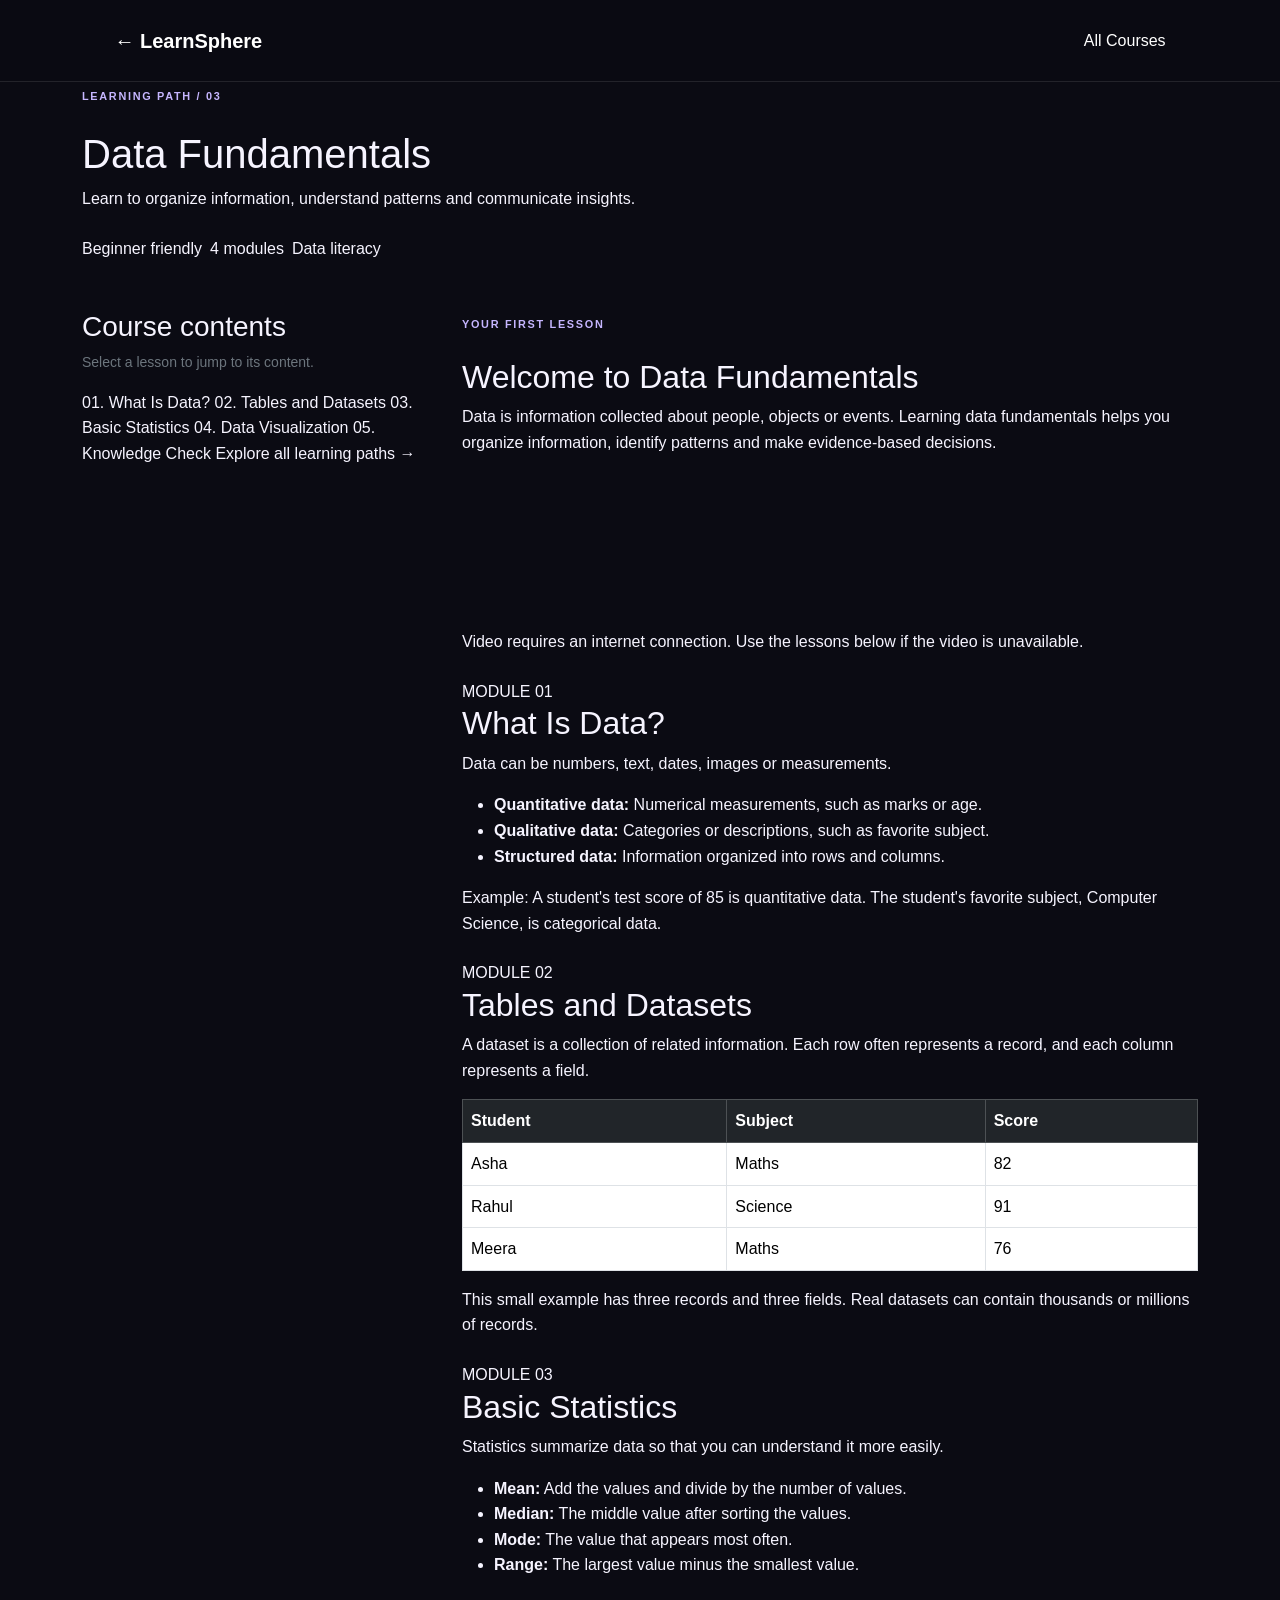
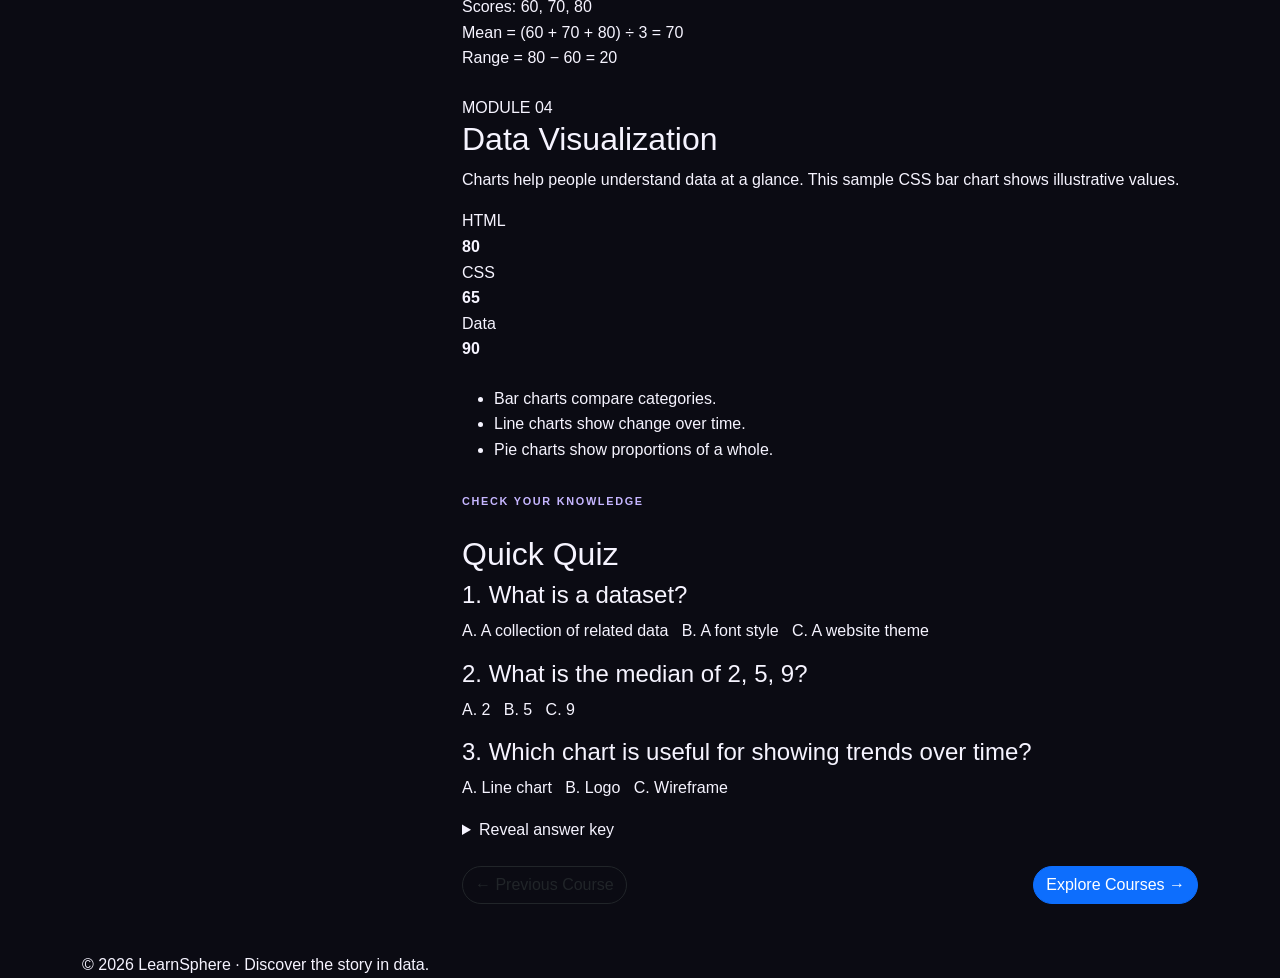
<file: data.html>
<!DOCTYPE html>
<html lang="en">
<head>
  <meta charset="UTF-8">
  <meta name="viewport" content="width=device-width, initial-scale=1.0">
  <title>Data Fundamentals | LearnSphere</title>
  <link href="https://cdn.jsdelivr.net/npm/bootstrap@5.3.3/dist/css/bootstrap.min.css" rel="stylesheet">
  <link rel="stylesheet" href="style.css">
</head>
<body>

<nav class="navbar navbar-dark custom-nav">
  <div class="container">
    <a class="navbar-brand fw-bold" href="index.html">← LearnSphere</a>
    <a class="nav-link text-white" href="index.html#courses">All Courses</a>
  </div>
</nav>

<header class="course-hero data-hero">
  <div class="container">
    <span class="eyebrow">LEARNING PATH / 03</span>
    <h1>Data <span>Fundamentals</span></h1>
    <p>Learn to organize information, understand patterns and communicate insights.</p>
    <div class="d-flex gap-2 flex-wrap mt-4">
      <span class="pill">Beginner friendly</span>
      <span class="pill">4 modules</span>
      <span class="pill">Data literacy</span>
    </div>
  </div>
</header>

<main class="container py-5">
  <div class="row g-4">
    <aside class="col-lg-4">
      <div class="lesson-sidebar">
        <h3>Course contents</h3>
        <p class="text-secondary small">Select a lesson to jump to its content.</p>
        <a class="lesson-link" href="#lesson1">01. What Is Data?</a>
        <a class="lesson-link" href="#lesson2">02. Tables and Datasets</a>
        <a class="lesson-link" href="#lesson3">03. Basic Statistics</a>
        <a class="lesson-link" href="#lesson4">04. Data Visualization</a>
        <a class="lesson-link" href="#quiz">05. Knowledge Check</a>
        <a href="index.html#courses" class="next-course">Explore all learning paths →</a>
      </div>
    </aside>

    <div class="col-lg-8">
      <section class="content-panel mb-4">
        <span class="eyebrow">YOUR FIRST LESSON</span>
        <h2>Welcome to Data Fundamentals</h2>
        <p>
          Data is information collected about people, objects or events.
          Learning data fundamentals helps you organize information, identify
          patterns and make evidence-based decisions.
        </p>
        <div class="video-frame">
          <iframe
            src="https://www.youtube-nocookie.com/embed/r-uOLxNrNk8"
            title="Introduction to data analysis"
            loading="lazy"
            allow="accelerometer; autoplay; clipboard-write; encrypted-media; gyroscope; picture-in-picture; web-share"
            referrerpolicy="strict-origin-when-cross-origin"
            allowfullscreen>
          </iframe>
        </div>
        <p class="video-note">Video requires an internet connection. Use the lessons below if the video is unavailable.</p>
      </section>

      <section id="lesson1" class="content-panel lesson-section mb-4">
        <span class="module-number">MODULE 01</span>
        <h2>What Is Data?</h2>
        <p>Data can be numbers, text, dates, images or measurements.</p>
        <ul>
          <li><strong>Quantitative data:</strong> Numerical measurements, such as marks or age.</li>
          <li><strong>Qualitative data:</strong> Categories or descriptions, such as favorite subject.</li>
          <li><strong>Structured data:</strong> Information organized into rows and columns.</li>
        </ul>
        <div class="example-box">
          Example: A student's test score of 85 is quantitative data.
          The student's favorite subject, Computer Science, is categorical data.
        </div>
      </section>

      <section id="lesson2" class="content-panel lesson-section mb-4">
        <span class="module-number">MODULE 02</span>
        <h2>Tables and Datasets</h2>
        <p>A dataset is a collection of related information. Each row often represents a record, and each column represents a field.</p>
        <div class="table-responsive">
          <table class="table table-bordered table-hover">
            <thead class="table-dark">
              <tr><th>Student</th><th>Subject</th><th>Score</th></tr>
            </thead>
            <tbody>
              <tr><td>Asha</td><td>Maths</td><td>82</td></tr>
              <tr><td>Rahul</td><td>Science</td><td>91</td></tr>
              <tr><td>Meera</td><td>Maths</td><td>76</td></tr>
            </tbody>
          </table>
        </div>
        <p>This small example has three records and three fields. Real datasets can contain thousands or millions of records.</p>
      </section>

      <section id="lesson3" class="content-panel lesson-section mb-4">
        <span class="module-number">MODULE 03</span>
        <h2>Basic Statistics</h2>
        <p>Statistics summarize data so that you can understand it more easily.</p>
        <ul>
          <li><strong>Mean:</strong> Add the values and divide by the number of values.</li>
          <li><strong>Median:</strong> The middle value after sorting the values.</li>
          <li><strong>Mode:</strong> The value that appears most often.</li>
          <li><strong>Range:</strong> The largest value minus the smallest value.</li>
        </ul>
        <div class="example-box">
          Scores: 60, 70, 80<br>
          Mean = (60 + 70 + 80) ÷ 3 = 70<br>
          Range = 80 − 60 = 20
        </div>
      </section>

      <section id="lesson4" class="content-panel lesson-section mb-4">
        <span class="module-number">MODULE 04</span>
        <h2>Data Visualization</h2>
        <p>Charts help people understand data at a glance. This sample CSS bar chart shows illustrative values.</p>
        <div class="chart-demo">
          <div class="chart-row">
            <span>HTML</span><div class="chart-track"><div class="chart-bar bar-html"></div></div><strong>80</strong>
          </div>
          <div class="chart-row">
            <span>CSS</span><div class="chart-track"><div class="chart-bar bar-css"></div></div><strong>65</strong>
          </div>
          <div class="chart-row">
            <span>Data</span><div class="chart-track"><div class="chart-bar bar-data"></div></div><strong>90</strong>
          </div>
        </div>
        <ul class="mt-4">
          <li>Bar charts compare categories.</li>
          <li>Line charts show change over time.</li>
          <li>Pie charts show proportions of a whole.</li>
        </ul>
      </section>

      <section id="quiz" class="content-panel lesson-section">
        <span class="eyebrow">CHECK YOUR KNOWLEDGE</span>
        <h2>Quick Quiz</h2>
        <div class="quiz-question">
          <h4>1. What is a dataset?</h4>
          <p>A. A collection of related data &nbsp; B. A font style &nbsp; C. A website theme</p>
        </div>
        <div class="quiz-question">
          <h4>2. What is the median of 2, 5, 9?</h4>
          <p>A. 2 &nbsp; B. 5 &nbsp; C. 9</p>
        </div>
        <div class="quiz-question">
          <h4>3. Which chart is useful for showing trends over time?</h4>
          <p>A. Line chart &nbsp; B. Logo &nbsp; C. Wireframe</p>
        </div>
        <details class="answer-key">
          <summary>Reveal answer key</summary>
          <p>1. A — A collection of related data</p>
          <p>2. B — 5</p>
          <p>3. A — Line chart</p>
        </details>
      </section>

      <div class="d-flex justify-content-between gap-3 flex-wrap mt-4">
        <a href="uiux.html" class="btn btn-outline-dark rounded-pill">← Previous Course</a>
        <a href="index.html#courses" class="btn btn-primary rounded-pill">Explore Courses →</a>
      </div>
    </div>
  </div>
</main>

<footer class="site-footer">
  <div class="container">© 2026 LearnSphere · Discover the story in data.</div>
</footer>

</body>
</html>
</file>
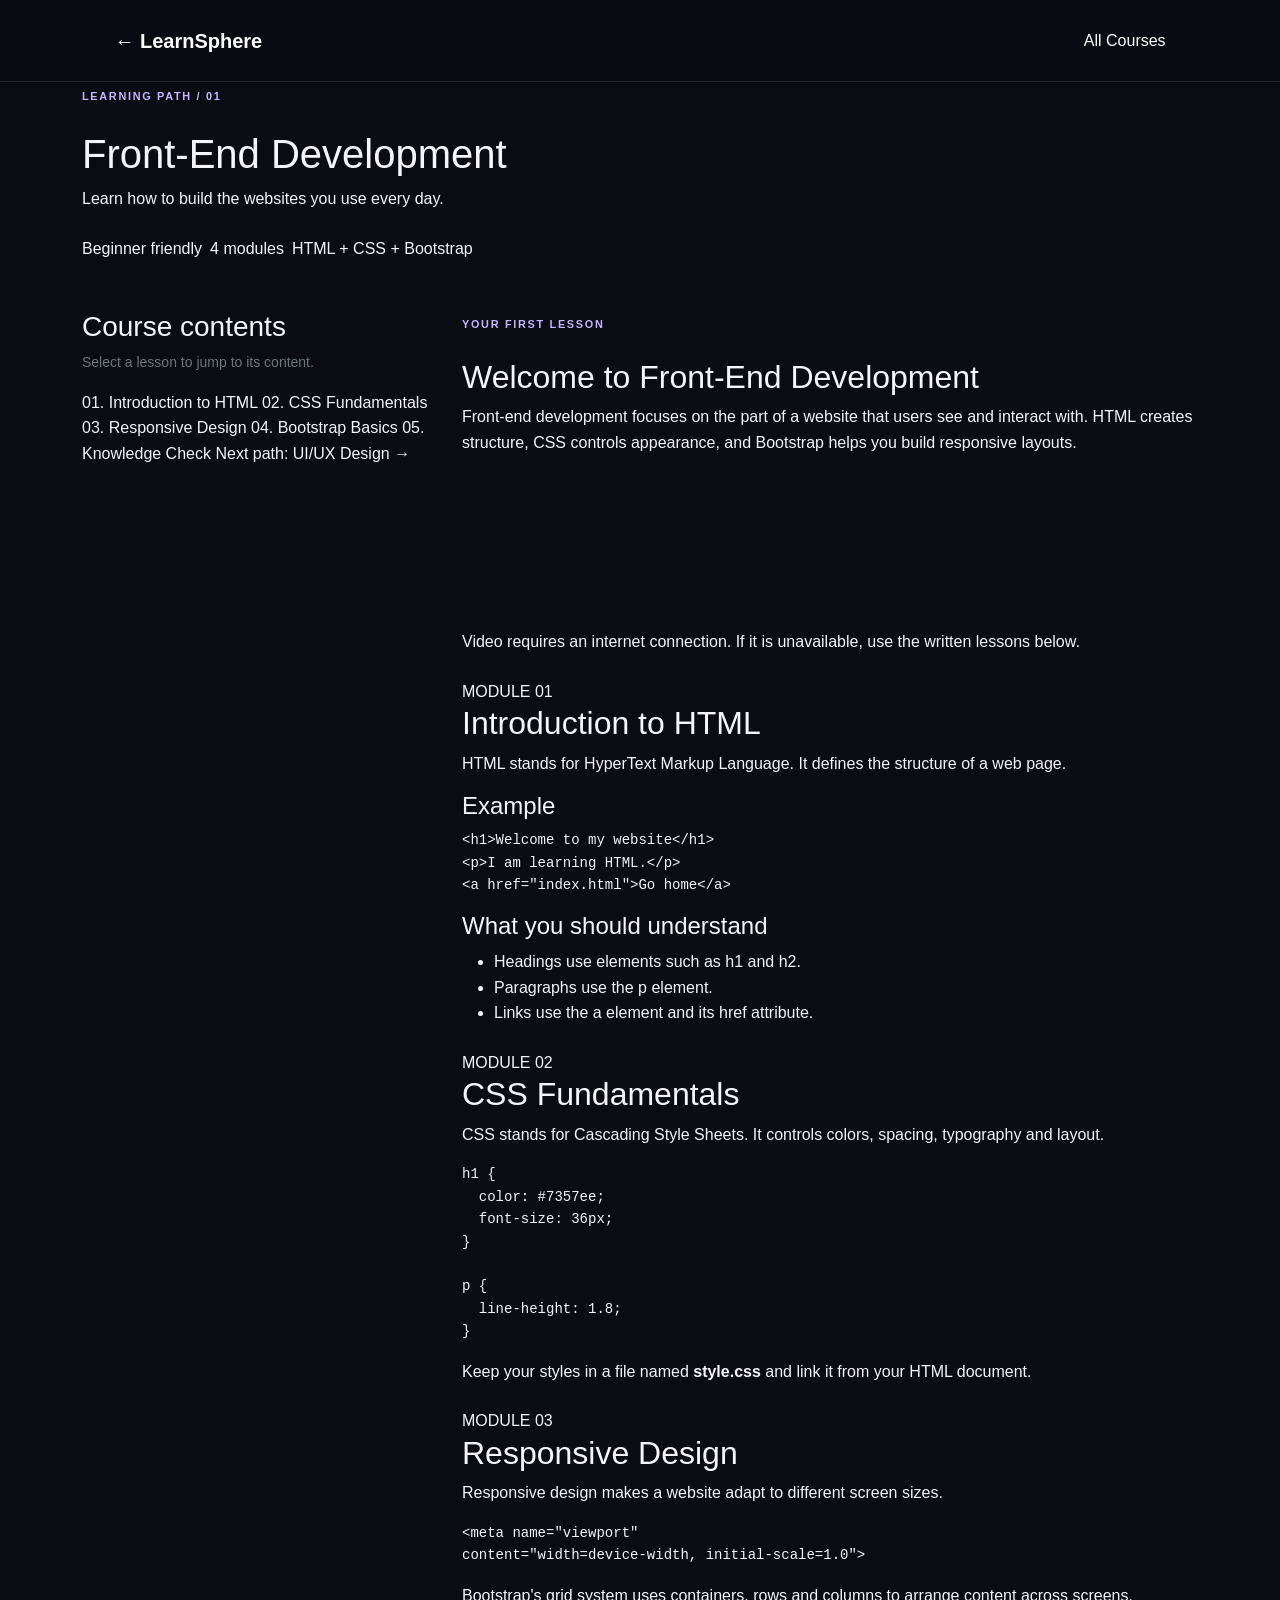
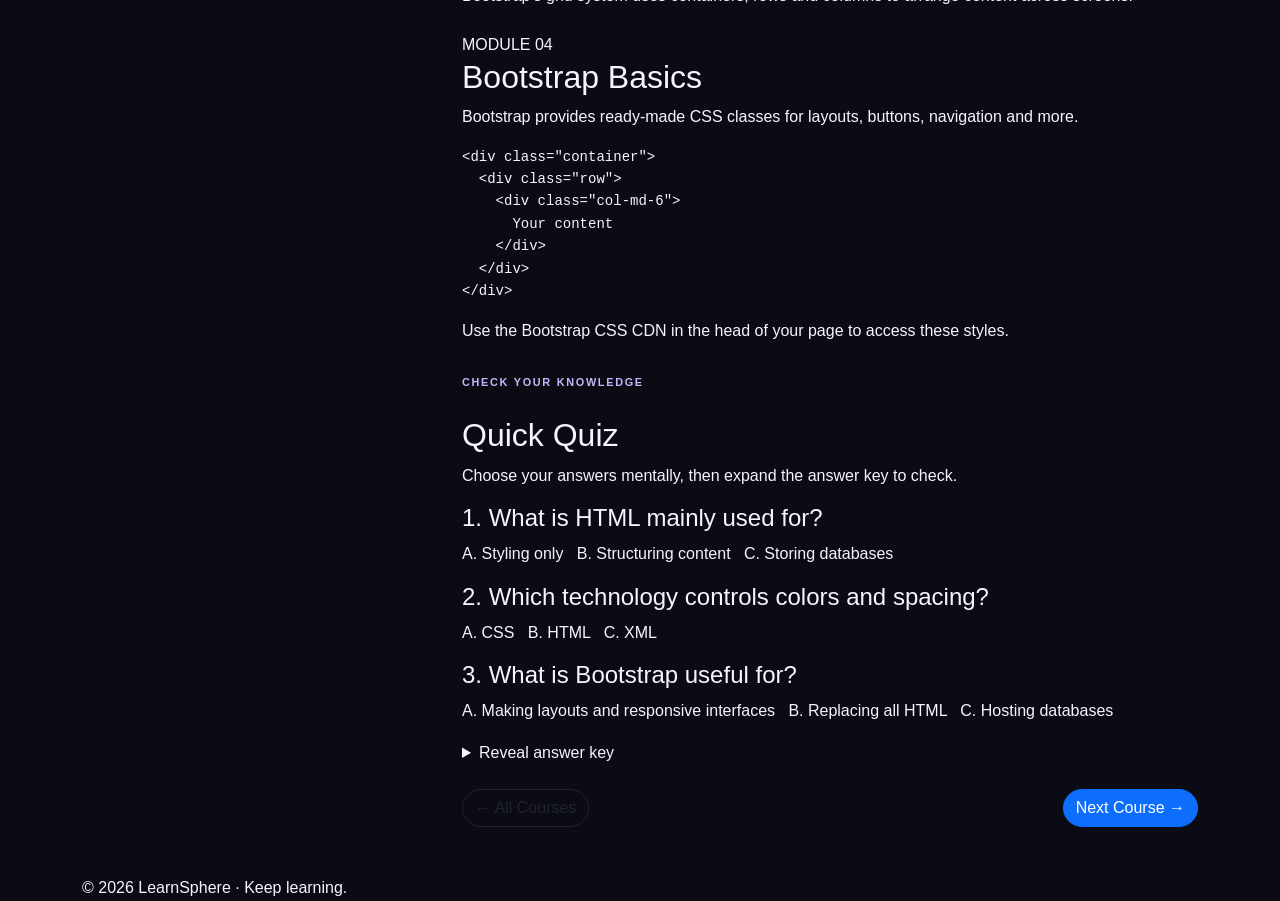
<file: frontend.html>
<!DOCTYPE html>
<html lang="en">
<head>
  <meta charset="UTF-8">
  <meta name="viewport" content="width=device-width, initial-scale=1.0">
  <title>Front-End Development | LearnSphere</title>
  <link href="https://cdn.jsdelivr.net/npm/bootstrap@5.3.3/dist/css/bootstrap.min.css" rel="stylesheet">
  <link rel="stylesheet" href="style.css">
</head>
<body>

<nav class="navbar navbar-dark custom-nav">
  <div class="container">
    <a class="navbar-brand fw-bold" href="index.html">← LearnSphere</a>
    <a class="nav-link text-white" href="index.html#courses">All Courses</a>
  </div>
</nav>

<header class="course-hero">
  <div class="container">
    <span class="eyebrow">LEARNING PATH / 01</span>
    <h1>Front-End <span>Development</span></h1>
    <p>Learn how to build the websites you use every day.</p>
    <div class="d-flex gap-2 flex-wrap mt-4">
      <span class="pill">Beginner friendly</span>
      <span class="pill">4 modules</span>
      <span class="pill">HTML + CSS + Bootstrap</span>
    </div>
  </div>
</header>

<main class="container py-5">
  <div class="row g-4">
    <aside class="col-lg-4">
      <div class="lesson-sidebar">
        <h3>Course contents</h3>
        <p class="text-secondary small">Select a lesson to jump to its content.</p>
        <a class="lesson-link active" href="#lesson1">01. Introduction to HTML</a>
        <a class="lesson-link" href="#lesson2">02. CSS Fundamentals</a>
        <a class="lesson-link" href="#lesson3">03. Responsive Design</a>
        <a class="lesson-link" href="#lesson4">04. Bootstrap Basics</a>
        <a class="lesson-link" href="#quiz">05. Knowledge Check</a>
        <a href="uiux.html" class="next-course">Next path: UI/UX Design →</a>
      </div>
    </aside>

    <div class="col-lg-8">
      <section class="content-panel mb-4">
        <span class="eyebrow">YOUR FIRST LESSON</span>
        <h2>Welcome to Front-End Development</h2>
        <p>
          Front-end development focuses on the part of a website that users
          see and interact with. HTML creates structure, CSS controls appearance,
          and Bootstrap helps you build responsive layouts.
        </p>
        <div class="video-frame">
          <iframe
            src="https://www.youtube-nocookie.com/embed/UB1O30fR-EE"
            title="HTML and CSS introductory tutorial"
            loading="lazy"
            allow="accelerometer; autoplay; clipboard-write; encrypted-media; gyroscope; picture-in-picture; web-share"
            referrerpolicy="strict-origin-when-cross-origin"
            allowfullscreen>
          </iframe>
        </div>
        <p class="video-note">
          Video requires an internet connection. If it is unavailable,
          use the written lessons below.
        </p>
      </section>

      <section id="lesson1" class="content-panel lesson-section mb-4">
        <span class="module-number">MODULE 01</span>
        <h2>Introduction to HTML</h2>
        <p>HTML stands for HyperText Markup Language. It defines the structure of a web page.</p>
        <h4>Example</h4>
        <pre><code>&lt;h1&gt;Welcome to my website&lt;/h1&gt;
&lt;p&gt;I am learning HTML.&lt;/p&gt;
&lt;a href="index.html"&gt;Go home&lt;/a&gt;</code></pre>
        <h4>What you should understand</h4>
        <ul>
          <li>Headings use elements such as h1 and h2.</li>
          <li>Paragraphs use the p element.</li>
          <li>Links use the a element and its href attribute.</li>
        </ul>
      </section>

      <section id="lesson2" class="content-panel lesson-section mb-4">
        <span class="module-number">MODULE 02</span>
        <h2>CSS Fundamentals</h2>
        <p>CSS stands for Cascading Style Sheets. It controls colors, spacing, typography and layout.</p>
        <pre><code>h1 {
  color: #7357ee;
  font-size: 36px;
}

p {
  line-height: 1.8;
}</code></pre>
        <p>Keep your styles in a file named <strong>style.css</strong> and link it from your HTML document.</p>
      </section>

      <section id="lesson3" class="content-panel lesson-section mb-4">
        <span class="module-number">MODULE 03</span>
        <h2>Responsive Design</h2>
        <p>Responsive design makes a website adapt to different screen sizes.</p>
        <pre><code>&lt;meta name="viewport"
content="width=device-width, initial-scale=1.0"&gt;</code></pre>
        <p>Bootstrap's grid system uses containers, rows and columns to arrange content across screens.</p>
      </section>

      <section id="lesson4" class="content-panel lesson-section mb-4">
        <span class="module-number">MODULE 04</span>
        <h2>Bootstrap Basics</h2>
        <p>Bootstrap provides ready-made CSS classes for layouts, buttons, navigation and more.</p>
        <pre><code>&lt;div class="container"&gt;
  &lt;div class="row"&gt;
    &lt;div class="col-md-6"&gt;
      Your content
    &lt;/div&gt;
  &lt;/div&gt;
&lt;/div&gt;</code></pre>
        <p>Use the Bootstrap CSS CDN in the head of your page to access these styles.</p>
      </section>

      <section id="quiz" class="content-panel lesson-section">
        <span class="eyebrow">CHECK YOUR KNOWLEDGE</span>
        <h2>Quick Quiz</h2>
        <p>Choose your answers mentally, then expand the answer key to check.</p>

        <div class="quiz-question">
          <h4>1. What is HTML mainly used for?</h4>
          <p>A. Styling only &nbsp; B. Structuring content &nbsp; C. Storing databases</p>
        </div>
        <div class="quiz-question">
          <h4>2. Which technology controls colors and spacing?</h4>
          <p>A. CSS &nbsp; B. HTML &nbsp; C. XML</p>
        </div>
        <div class="quiz-question">
          <h4>3. What is Bootstrap useful for?</h4>
          <p>A. Making layouts and responsive interfaces &nbsp; B. Replacing all HTML &nbsp; C. Hosting databases</p>
        </div>
        <details class="answer-key">
          <summary>Reveal answer key</summary>
          <p>1. B — Structuring content</p>
          <p>2. A — CSS</p>
          <p>3. A — Responsive interfaces</p>
        </details>
      </section>

      <div class="d-flex justify-content-between gap-3 flex-wrap mt-4">
        <a href="index.html#courses" class="btn btn-outline-dark rounded-pill">← All Courses</a>
        <a href="uiux.html" class="btn btn-primary rounded-pill">Next Course →</a>
      </div>
    </div>
  </div>
</main>

<footer class="site-footer">
  <div class="container">© 2026 LearnSphere · Keep learning.</div>
</footer>

</body>
</html>
</file>
<file: style.css>
/* =========================================
   LEARNSPHERE - ADVANCED WEBSITE DESIGN
   HTML + CSS ONLY
========================================= */

/* 1. GLOBAL SETTINGS */

:root {
    --background: #0b0b13;
    --surface: #12121d;
    --surface-light: #191927;
    --text: #f6f4ff;
    --muted: #a6a5b8;
    --purple: #a68aff;
    --purple-bright: #8866ff;
    --border: rgba(255, 255, 255, 0.10);
    --font-heading: "Space Grotesk", sans-serif;
    --font-body: "DM Sans", sans-serif;
}

* {
    margin: 0;
    padding: 0;
    box-sizing: border-box;
}

html {
    scroll-behavior: smooth;
    scroll-padding-top: 90px;
}

body {
    font-family: var(--font-body);
    background: var(--background);
    color: var(--text);
    line-height: 1.6;
    overflow-x: hidden;
}

a {
    color: inherit;
    text-decoration: none;
}

img {
    display: block;
    width: 100%;
    object-fit: cover;
}

button,
a {
    -webkit-tap-highlight-color: transparent;
}

::selection {
    background: var(--purple-bright);
    color: white;
}

.section-padding {
    padding-left: 8%;
    padding-right: 8%;
}

.section-label {
    display: inline-block;
    color: var(--purple);
    font-size: 0.72rem;
    font-weight: 700;
    letter-spacing: 2px;
    margin-bottom: 17px;
}

.gradient-text {
    background: linear-gradient(
        100deg,
        #b8a3ff 0%,
        #9373ff 48%,
        #f3b7ff 100%
    );
    -webkit-background-clip: text;
    background-clip: text;
    color: transparent;
}


/* 2. NAVIGATION */

.navbar {
    min-height: 82px;
    padding: 0 8%;
    display: flex;
    align-items: center;
    justify-content: space-between;
    gap: 25px;
    border-bottom: 1px solid var(--border);
    background: rgba(11, 11, 19, 0.94);
    position: sticky;
    top: 0;
    z-index: 100;
    backdrop-filter: blur(18px);
}

.brand {
    display: inline-flex;
    align-items: center;
    gap: 11px;
    font-family: var(--font-heading);
    font-size: 1.35rem;
    font-weight: 700;
    white-space: nowrap;
}

.brand-icon {
    width: 37px;
    height: 37px;
    display: grid;
    place-items: center;
    border-radius: 12px;
    background: linear-gradient(135deg, #b4a0ff, #7652ed);
    color: white;
    box-shadow: 0 0 25px rgba(136, 102, 255, 0.25);
}

.brand-light {
    color: #a997ff;
}

.nav-links {
    display: flex;
    align-items: center;
    gap: 29px;
}

.nav-links a {
    color: var(--muted);
    font-size: 0.85rem;
    transition: color 0.25s ease;
}

.nav-links a:hover,
.nav-links a.active {
    color: white;
}

.nav-button {
    padding: 12px 18px;
    border: 1px solid rgba(166, 138, 255, 0.5);
    border-radius: 10px;
    font-size: 0.83rem;
    font-weight: 600;
    transition: 0.3s ease;
    white-space: nowrap;
}

.nav-button span {
    margin-left: 8px;
    color: var(--purple);
}

.nav-button:hover {
    background: var(--purple-bright);
    border-color: var(--purple-bright);
    transform: translateY(-2px);
}


/* 3. HERO SECTION */

.hero {
    min-height: 660px;
    padding-top: 95px;
    padding-bottom: 100px;
    display: grid;
    grid-template-columns: 1fr 0.92fr;
    align-items: center;
    gap: 65px;
    position: relative;
}

.hero::before {
    content: "";
    position: absolute;
    top: 30px;
    left: -160px;
    width: 400px;
    height: 400px;
    background: rgba(110, 72, 255, 0.09);
    filter: blur(110px);
    border-radius: 50%;
    pointer-events: none;
}

.hero-content {
    position: relative;
    z-index: 2;
}

.eyebrow {
    display: inline-flex;
    align-items: center;
    gap: 10px;
    color: #c6b6ff;
    font-size: 0.68rem;
    letter-spacing: 1.7px;
    font-weight: 700;
    margin-bottom: 25px;
}

.status-dot {
    height: 8px;
    width: 8px;
    background: #8df2c3;
    border-radius: 50%;
    box-shadow: 0 0 12px rgba(141, 242, 195, 0.6);
}

.hero h1 {
    font-family: var(--font-heading);
    font-size: clamp(3.3rem, 5.4vw, 5.3rem);
    font-weight: 600;
    line-height: 1.04;
    letter-spacing: -4px;
}

.hero-description {
    max-width: 490px;
    color: var(--muted);
    font-size: 1rem;
    line-height: 1.9;
    margin-top: 25px;
}

.hero-actions {
    display: flex;
    align-items: center;
    flex-wrap: wrap;
    gap: 13px;
    margin-top: 32px;
}

.button {
    display: inline-flex;
    align-items: center;
    justify-content: center;
    gap: 16px;
    min-height: 51px;
    padding: 0 21px;
    border-radius: 10px;
    font-size: 0.85rem;
    font-weight: 700;
    transition: transform 0.3s ease, background 0.3s ease,
                box-shadow 0.3s ease;
}

.button:hover {
    transform: translateY(-3px);
}

.button-primary {
    color: white;
    background: linear-gradient(110deg, #987aff, #7654e8);
    box-shadow: 0 8px 25px rgba(118, 84, 232, 0.20);
}

.button-primary:hover {
    box-shadow: 0 12px 35px rgba(118, 84, 232, 0.35);
}

.button-secondary {
    color: #e3e0f0;
    background: rgba(255, 255, 255, 0.035);
    border: 1px solid var(--border);
}

.button-secondary:hover {
    background: rgba(255, 255, 255, 0.09);
}

.hero-social-proof {
    display: flex;
    align-items: center;
    gap: 16px;
    margin-top: 48px;
}

.avatar-stack {
    display: flex;
    align-items: center;
    padding-left: 4px;
}

.avatar-stack img,
.avatar-more {
    width: 37px;
    height: 37px;
    border-radius: 50%;
    border: 2px solid var(--background);
    margin-left: -6px;
}

.avatar-stack img {
    object-fit: cover;
}

.avatar-more {
    display: grid;
    place-items: center;
    background: #2c2448;
    color: #d7c9ff;
    font-size: 0.85rem;
    font-weight: 700;
}

.hero-social-proof strong {
    font-size: 0.82rem;
}

.hero-social-proof p {
    color: var(--muted);
    font-size: 0.75rem;
    margin-top: 2px;
}


/* 4. HERO IMAGE AND FLOATING CARDS */

.hero-visual {
    position: relative;
    min-width: 0;
}

.hero-image-wrap {
    position: relative;
    height: 440px;
    border-radius: 24px;
    overflow: visible;
    isolation: isolate;
    border: 1px solid rgba(255, 255, 255, 0.15);
    box-shadow: 0 25px 80px rgba(0, 0, 0, 0.4);
}

.hero-image-wrap::before {
    content: "";
    position: absolute;
    inset: -1px;
    border: 1px solid rgba(173, 149, 255, 0.3);
    border-radius: 24px;
    transform: rotate(-3deg);
    z-index: -1;
}

.hero-image {
    height: 100%;
    border-radius: 24px;
    object-position: center;
}

.image-overlay {
    position: absolute;
    inset: 0;
    border-radius: 24px;
    background: linear-gradient(
        180deg,
        rgba(11, 11, 19, 0.02) 25%,
        rgba(11, 11, 19, 0.78) 100%
    );
}

.floating-card {
    position: absolute;
    z-index: 3;
    display: flex;
    align-items: center;
    gap: 12px;
    padding: 15px 17px;
    border: 1px solid rgba(255, 255, 255, 0.18);
    border-radius: 14px;
    background: rgba(22, 21, 38, 0.84);
    backdrop-filter: blur(18px);
    box-shadow: 0 15px 45px rgba(0, 0, 0, 0.25);
}

.floating-top {
    top: 32px;
    left: -38px;
}

.floating-bottom {
    bottom: 70px;
    right: -35px;
}

.floating-card strong {
    display: block;
    font-size: 0.78rem;
}

.floating-card small {
    display: block;
    color: var(--muted);
    font-size: 0.68rem;
    margin-top: 4px;
}

.floating-icon {
    width: 38px;
    height: 38px;
    flex-shrink: 0;
    display: grid;
    place-items: center;
    background: rgba(166, 138, 255, 0.16);
    color: #c6b6ff;
    border-radius: 11px;
    font-size: 1.2rem;
}

.progress-ring {
    width: 38px;
    height: 38px;
    flex-shrink: 0;
    display: grid;
    place-items: center;
    border-radius: 50%;
    color: #a6ffd1;
    background: rgba(77, 216, 149, 0.12);
    border: 2px solid rgba(77, 216, 149, 0.55);
}

.hero-image-caption {
    position: absolute;
    bottom: 22px;
    left: 23px;
    right: 23px;
    display: flex;
    justify-content: space-between;
    gap: 10px;
    font-size: 0.62rem;
    font-weight: 700;
    letter-spacing: 1.3px;
    z-index: 2;
}

.decor {
    position: absolute;
    border-radius: 50%;
    pointer-events: none;
}

.decor-one {
    width: 65px;
    height: 65px;
    background: linear-gradient(135deg, #d5b9ff, #7253ed);
    top: -32px;
    right: -25px;
    opacity: 0.8;
    filter: blur(1px);
}

.decor-two {
    width: 20px;
    height: 20px;
    background: #b4a0ff;
    bottom: -35px;
    left: 30px;
    box-shadow: 0 0 35px #987aff;
}


/* 5. FEATURE STRIP */

.feature-strip {
    display: flex;
    flex-wrap: wrap;
    align-items: center;
    justify-content: space-around;
    gap: 22px;
    padding: 26px 8%;
    border-top: 1px solid var(--border);
    border-bottom: 1px solid var(--border);
    background: rgba(255, 255, 255, 0.018);
}

.feature-item {
    display: flex;
    align-items: center;
    gap: 10px;
    color: #c8c6d8;
    font-size: 0.79rem;
}

.feature-symbol {
    color: var(--purple);
    font-size: 1.15rem;
}


/* 6. SECTION HEADINGS */

.paths-section,
.courses-section {
    padding-top: 105px;
    padding-bottom: 100px;
}

.section-heading {
    display: flex;
    align-items: flex-end;
    justify-content: space-between;
    gap: 30px;
    margin-bottom: 42px;
}

.section-heading h2,
.about-content h2 {
    font-family: var(--font-heading);
    font-size: clamp(2rem, 3.7vw, 3.2rem);
    line-height: 1.15;
    letter-spacing: -1.8px;
    font-weight: 600;
}

.section-heading p {
    margin-top: 13px;
    color: var(--muted);
    font-size: 0.91rem;
}

.text-link {
    flex-shrink: 0;
    color: #c7b9ff;
    font-size: 0.84rem;
    padding-bottom: 5px;
    transition: color 0.25s ease;
}

.text-link:hover {
    color: white;
}


/* 7. LEARNING PATH CARDS */

.path-grid {
    display: grid;
    grid-template-columns: repeat(3, minmax(0, 1fr));
    gap: 22px;
}

.path-card {
    min-width: 0;
    border: 1px solid var(--border);
    border-radius: 20px;
    background: var(--surface);
    overflow: hidden;
    transition: transform 0.35s ease, border-color 0.35s ease,
                box-shadow 0.35s ease;
}

.path-card:hover {
    transform: translateY(-8px);
    border-color: rgba(166, 138, 255, 0.48);
    box-shadow: 0 22px 55px rgba(0, 0, 0, 0.25);
}

.path-top {
    padding: 20px 22px 10px;
    display: flex;
    align-items: center;
    justify-content: space-between;
}

.path-number {
    font-size: 0.75rem;
    font-weight: 700;
    letter-spacing: 1px;
    color: #aaa5c4;
}

.path-arrow {
    width: 33px;
    height: 33px;
    display: grid;
    place-items: center;
    border: 1px solid var(--border);
    border-radius: 50%;
    color: #d3c7ff;
    transition: 0.3s ease;
}

.path-card:hover .path-arrow {
    background: var(--purple-bright);
    border-color: var(--purple-bright);
    transform: rotate(45deg);
}

.path-illustration {
    position: relative;
    margin: 8px 14px 0;
    height: 190px;
    overflow: hidden;
    border-radius: 12px;
    background: #222036;
}

.path-illustration::after {
    content: "";
    position: absolute;
    inset: 0;
    background: linear-gradient(
        180deg,
        transparent 45%,
        rgba(12, 11, 22, 0.7)
    );
    pointer-events: none;
}

.path-illustration img {
    height: 100%;
    transition: transform 0.6s ease;
}

.path-card:hover .path-illustration img {
    transform: scale(1.07);
}

.path-purple .path-illustration img {
    filter: saturate(0.8);
}

.path-orange .path-illustration img {
    filter: saturate(0.9);
}

.path-green .path-illustration img {
    filter: saturate(0.8);
}

.image-tag {
    position: absolute;
    bottom: 14px;
    left: 14px;
    z-index: 2;
    font-family: var(--font-heading);
    font-size: 0.72rem;
    letter-spacing: 1.2px;
    color: white;
    background: rgba(16, 15, 28, 0.65);
    padding: 7px 10px;
    border: 1px solid rgba(255, 255, 255, 0.18);
    border-radius: 6px;
    backdrop-filter: blur(8px);
}

.path-content {
    padding: 24px 22px 23px;
}

.category-tag {
    display: inline-block;
    font-size: 0.64rem;
    font-weight: 700;
    letter-spacing: 1.3px;
    color: var(--purple);
}

.path-orange .category-tag {
    color: #ffb98a;
}

.path-green .category-tag {
    color: #89e3bb;
}

.path-content h3 {
    font-family: var(--font-heading);
    font-size: 1.3rem;
    line-height: 1.35;
    margin-top: 10px;
}

.path-content > p {
    min-height: 73px;
    color: var(--muted);
    font-size: 0.81rem;
    line-height: 1.8;
    margin-top: 10px;
}

.path-meta {
    display: flex;
    flex-wrap: wrap;
    gap: 7px;
    margin-top: 18px;
}

.path-meta span {
    font-size: 0.66rem;
    color: #c4c1d5;
    padding: 6px 9px;
    border-radius: 6px;
    background: rgba(255, 255, 255, 0.045);
    border: 1px solid var(--border);
}

.path-link {
    display: flex;
    align-items: center;
    justify-content: space-between;
    border-top: 1px solid var(--border);
    margin-top: 22px;
    padding-top: 18px;
    font-size: 0.82rem;
    font-weight: 600;
    color: #e5deff;
}

.path-link span {
    font-size: 1.15rem;
    transition: transform 0.3s ease;
}

.path-link:hover span {
    transform: translateX(5px);
}


/* 8. FEATURED COURSES */

.courses-section {
    border-top: 1px solid var(--border);
    background:
        radial-gradient(
            ellipse at 50% 0%,
            rgba(111, 78, 214, 0.07),
            transparent 55%
        );
}

.course-grid {
    display: grid;
    grid-template-columns: repeat(3, minmax(0, 1fr));
    gap: 22px;
}

.course-card {
    overflow: hidden;
    border: 1px solid var(--border);
    border-radius: 17px;
    background: var(--surface);
    transition: transform 0.3s ease, border-color 0.3s ease;
}

.course-card:hover {
    transform: translateY(-6px);
    border-color: rgba(166, 138, 255, 0.45);
}

.course-image {
    position: relative;
    display: block;
    height: 215px;
    overflow: hidden;
    background: #242139;
}

.course-image::after {
    content: "";
    position: absolute;
    inset: 0;
    background: linear-gradient(
        180deg,
        rgba(10, 10, 18, 0.02),
        rgba(10, 10, 18, 0.2)
    );
}

.course-image img {
    height: 100%;
    transition: transform 0.5s ease;
}

.course-card:hover .course-image img {
    transform: scale(1.06);
}

.course-badge {
    position: absolute;
    top: 15px;
    left: 15px;
    z-index: 2;
    padding: 7px 10px;
    background: rgba(15, 14, 27, 0.8);
    color: #e2d9ff;
    border: 1px solid rgba(255, 255, 255, 0.15);
    border-radius: 6px;
    font-size: 0.62rem;
    font-weight: 700;
    letter-spacing: 1px;
    backdrop-filter: blur(10px);
}

.course-body {
    padding: 23px;
}

.course-topline {
    display: flex;
    justify-content: space-between;
    gap: 10px;
    color: var(--purple);
    font-size: 0.63rem;
    font-weight: 700;
    letter-spacing: 1px;
}

.course-topline span:last-child {
    color: #6f6d82;
}

.course-body h3 {
    font-family: var(--font-heading);
    font-size: 1.22rem;
    margin-top: 14px;
}

.course-body > p {
    min-height: 58px;
    margin-top: 10px;
    color: var(--muted);
    font-size: 0.82rem;
    line-height: 1.8;
}

.course-bottom {
    display: flex;
    align-items: center;
    justify-content: space-between;
    border-top: 1px solid var(--border);
    margin-top: 19px;
    padding-top: 17px;
}

.course-bottom > span {
    font-size: 0.75rem;
    color: #d0cce1;
}

.course-bottom a {
    width: 34px;
    height: 34px;
    display: grid;
    place-items: center;
    border-radius: 50%;
    background: rgba(166, 138, 255, 0.12);
    color: #c8b9ff;
    transition: 0.3s ease;
}

.course-bottom a:hover {
    background: var(--purple-bright);
    color: white;
}


/* 9. ABOUT SECTION */

.about-section {
    padding-top: 105px;
    padding-bottom: 110px;
    display: grid;
    grid-template-columns: 1fr 0.9fr;
    align-items: center;
    gap: 90px;
}

.about-visual {
    position: relative;
    min-width: 0;
}

.about-visual > img {
    height: 480px;
    border-radius: 22px;
    border: 1px solid var(--border);
    object-position: center;
}

.about-sticker {
    position: absolute;
    right: -32px;
    bottom: 35px;
    width: 145px;
    height: 145px;
    border-radius: 50%;
    display: flex;
    flex-direction: column;
    justify-content: center;
    align-items: center;
    gap: 4px;
    text-align: center;
    background: linear-gradient(135deg, #b9a4ff, #7554e9);
    box-shadow: 0 15px 50px rgba(0, 0, 0, 0.35);
    color: white;
    transform: rotate(8deg);
}

.about-sticker span {
    font-size: 0.62rem;
    letter-spacing: 1px;
    font-weight: 700;
}

.about-sticker strong {
    font-family: var(--font-heading);
    font-size: 0.98rem;
}

.about-content h2 {
    margin-bottom: 22px;
}

.about-content > p {
    color: var(--muted);
    font-size: 0.91rem;
    line-height: 1.95;
    margin-bottom: 29px;
}

.about-point {
    display: flex;
    align-items: flex-start;
    gap: 14px;
    margin-top: 21px;
}

.check-icon {
    flex-shrink: 0;
    width: 29px;
    height: 29px;
    display: grid;
    place-items: center;
    color: #a7ffd2;
    background: rgba(100, 222, 165, 0.12);
    border-radius: 8px;
    font-size: 0.85rem;
}

.about-point h3 {
    font-family: var(--font-heading);
    font-size: 0.95rem;
    margin-bottom: 4px;
}

.about-point p {
    color: var(--muted);
    font-size: 0.8rem;
    line-height: 1.7;
}

.about-button {
    margin-top: 30px;
}


/* 10. CALL TO ACTION */

.cta-section {
    padding-top: 0;
    padding-bottom: 100px;
}

.cta-card {
    position: relative;
    isolation: isolate;
    overflow: hidden;
    padding: 75px 25px;
    border-radius: 25px;
    text-align: center;
    border: 1px solid rgba(198, 174, 255, 0.24);
    background:
        radial-gradient(
            ellipse at 50% 110%,
            rgba(133, 100, 255, 0.55),
            transparent 55%
        ),
        linear-gradient(135deg, #20183c, #171427 60%, #21183a);
}

.cta-card .section-label {
    color: #c5b2ff;
}

.cta-card h2 {
    position: relative;
    font-family: var(--font-heading);
    font-size: clamp(2.5rem, 5vw, 4.2rem);
    font-weight: 600;
    line-height: 1.15;
    letter-spacing: -2px;
    margin: 12px 0 18px;
}

.cta-card h2 span {
    color: #b8a3ff;
}

.cta-card > p {
    position: relative;
    color: #c0bad5;
    font-size: 0.92rem;
    margin-bottom: 29px;
}

.button-white {
    position: relative;
    color: #19132b;
    background: #f8f5ff;
}

.button-white:hover {
    background: #dfd4ff;
}

.cta-orb {
    position: absolute;
    border-radius: 50%;
    pointer-events: none;
    z-index: -1;
}

.orb-one {
    width: 280px;
    height: 280px;
    top: -170px;
    left: -70px;
    background: rgba(141, 102, 255, 0.23);
    filter: blur(20px);
}

.orb-two {
    width: 300px;
    height: 300px;
    right: -100px;
    bottom: -200px;
    background: rgba(195, 125, 255, 0.22);
    filter: blur(20px);
}

.cta-decoration {
    position: absolute;
    right: 30px;
    top: 20px;
    font-family: var(--font-heading);
    font-size: 4rem;
    font-weight: 700;
    color: rgba(255, 255, 255, 0.045);
    letter-spacing: -8px;
    pointer-events: none;
}

.cta-decoration span {
    color: rgba(255, 255, 255, 0.07);
}


/* 11. FOOTER */

.footer {
    display: flex;
    flex-wrap: wrap;
    align-items: center;
    justify-content: space-between;
    gap: 24px;
    padding: 35px 8%;
    border-top: 1px solid var(--border);
    background: rgba(255, 255, 255, 0.015);
}

.footer .brand {
    font-size: 1.15rem;
}

.footer .brand-icon {
    width: 32px;
    height: 32px;
    border-radius: 9px;
}

.footer > p {
    color: var(--muted);
    font-size: 0.78rem;
}

.footer-links {
    display: flex;
    flex-wrap: wrap;
    gap: 20px;
}

.footer-links a {
    color: var(--muted);
    font-size: 0.78rem;
    transition: color 0.25s ease;
}

.footer-links a:hover {
    color: white;
}

.copyright {
    width: 100%;
    text-align: center;
    padding-top: 22px;
    border-top: 1px solid var(--border);
    color: #777588;
    font-size: 0.72rem;
}


/* 12. TABLET RESPONSIVENESS */

@media (max-width: 1100px) {
    .section-padding {
        padding-left: 5%;
        padding-right: 5%;
    }

    .navbar {
        padding-left: 5%;
        padding-right: 5%;
    }

    .nav-links {
        gap: 17px;
    }

    .nav-links a {
        font-size: 0.78rem;
    }

    .hero {
        gap: 38px;
    }

    .hero h1 {
        font-size: clamp(3rem, 5.5vw, 4.3rem);
        letter-spacing: -2.5px;
    }

    .hero-image-wrap {
        height: 390px;
    }

    .floating-top {
        left: -18px;
    }

    .floating-bottom {
        right: -15px;
    }

    .path-grid,
    .course-grid {
        gap: 15px;
    }

    .path-content {
        padding: 20px 16px;
    }

    .path-content h3 {
        font-size: 1.15rem;
    }

    .path-meta span {
        font-size: 0.61rem;
    }

    .about-section {
        gap: 55px;
    }

    .footer {
        padding-left: 5%;
        padding-right: 5%;
    }
}


/* 13. MOBILE NAVIGATION AND LAYOUT */

@media (max-width: 760px) {
    .navbar {
        min-height: 75px;
        padding: 15px 5%;
        flex-wrap: wrap;
        gap: 16px;
    }

    .brand {
        font-size: 1.2rem;
    }

    .nav-button {
        padding: 10px 12px;
        font-size: 0.75rem;
    }

    .nav-links {
        order: 3;
        width: 100%;
        overflow-x: auto;
        padding: 5px 0 3px;
        gap: 24px;
        scrollbar-width: none;
    }

    .nav-links::-webkit-scrollbar {
        display: none;
    }

    .nav-links a {
        flex-shrink: 0;
        font-size: 0.8rem;
    }

    .hero {
        grid-template-columns: 1fr;
        padding-top: 65px;
        padding-bottom: 65px;
        gap: 65px;
    }

    .hero h1 {
        font-size: clamp(3.4rem, 11vw, 5rem);
        letter-spacing: -3px;
    }

    .hero-description {
        font-size: 0.92rem;
    }

    .hero-image-wrap {
        height: min(440px, 80vw);
        min-height: 300px;
    }

    .floating-top {
        left: 12px;
        top: 18px;
    }

    .floating-bottom {
        right: 12px;
        bottom: 58px;
    }

    .floating-card {
        padding: 12px;
    }

    .floating-card strong {
        font-size: 0.72rem;
    }

    .floating-card small {
        font-size: 0.62rem;
    }

    .feature-strip {
        padding: 25px 5%;
        justify-content: flex-start;
        gap: 20px 30px;
    }

    .feature-item {
        width: calc(50% - 15px);
        font-size: 0.74rem;
    }

    .paths-section,
    .courses-section {
        padding-top: 75px;
        padding-bottom: 75px;
    }

    .section-heading {
        align-items: flex-start;
        flex-direction: column;
        gap: 18px;
        margin-bottom: 30px;
    }

    .section-heading h2,
    .about-content h2 {
        font-size: clamp(2rem, 7vw, 2.7rem);
        letter-spacing: -1.2px;
    }

    .section-heading p {
        font-size: 0.84rem;
    }

    .path-grid,
    .course-grid {
        grid-template-columns: 1fr;
        gap: 22px;
    }

    .path-illustration {
        height: 240px;
    }

    .path-content {
        padding: 23px;
    }

    .path-content h3 {
        font-size: 1.3rem;
    }

    .path-content > p {
        min-height: 0;
    }

    .course-image {
        height: 250px;
    }

    .course-body > p {
        min-height: 0;
    }

    .about-section {
        grid-template-columns: 1fr;
        padding-top: 75px;
        padding-bottom: 80px;
        gap: 50px;
    }

    .about-visual > img {
        height: 380px;
    }

    .about-sticker {
        width: 120px;
        height: 120px;
        right: -5px;
        bottom: 22px;
    }

    .about-sticker strong {
        font-size: 0.85rem;
    }

    .about-content > p {
        font-size: 0.86rem;
    }

    .cta-section {
        padding-bottom: 70px;
    }

    .cta-card {
        padding: 65px 20px;
    }

    .cta-card h2 {
        font-size: clamp(2.2rem, 8vw, 3.4rem);
        letter-spacing: -1.5px;
    }

    .cta-card > p {
        font-size: 0.84rem;
    }

    .cta-decoration {
        font-size: 3rem;
    }

    .footer {
        justify-content: center;
        text-align: center;
        padding: 32px 5%;
    }

    .footer > p {
        width: 100%;
    }

    .footer-links {
        justify-content: center;
        width: 100%;
    }
}


/* 14. SMALL MOBILE DEVICES */

@media (max-width: 400px) {
    .hero {
        padding-top: 50px;
    }

    .hero h1 {
        font-size: 3.1rem;
        letter-spacing: -2px;
    }

    .eyebrow {
        font-size: 0.59rem;
        letter-spacing: 1px;
    }

    .hero-actions {
        align-items: stretch;
        flex-direction: column;
    }

    .hero-actions .button {
        width: 100%;
    }

    .hero-image-wrap {
        min-height: 280px;
    }

    .floating-card {
        max-width: 235px;
        gap: 8px;
    }

    .floating-card small {
        font-size: 0.57rem;
    }

    .feature-item {
        font-size: 0.68rem;
    }

    .path-illustration {
        height: 195px;
    }

    .course-image {
        height: 205px;
    }

    .about-visual > img {
        height: 310px;
    }

    .about-sticker {
        width: 100px;
        height: 100px;
    }

    .about-sticker span {
        font-size: 0.5rem;
    }

    .about-sticker strong {
        font-size: 0.72rem;
    }
}


/* 15. ACCESSIBILITY */

@media (prefers-reduced-motion: reduce) {
    html {
        scroll-behavior: auto;
    }

    *,
    *::before,
    *::after {
        animation-duration: 0.01ms !important;
        transition-duration: 0.01ms !important;
        scroll-behavior: auto !important;
    }
}
</file>
